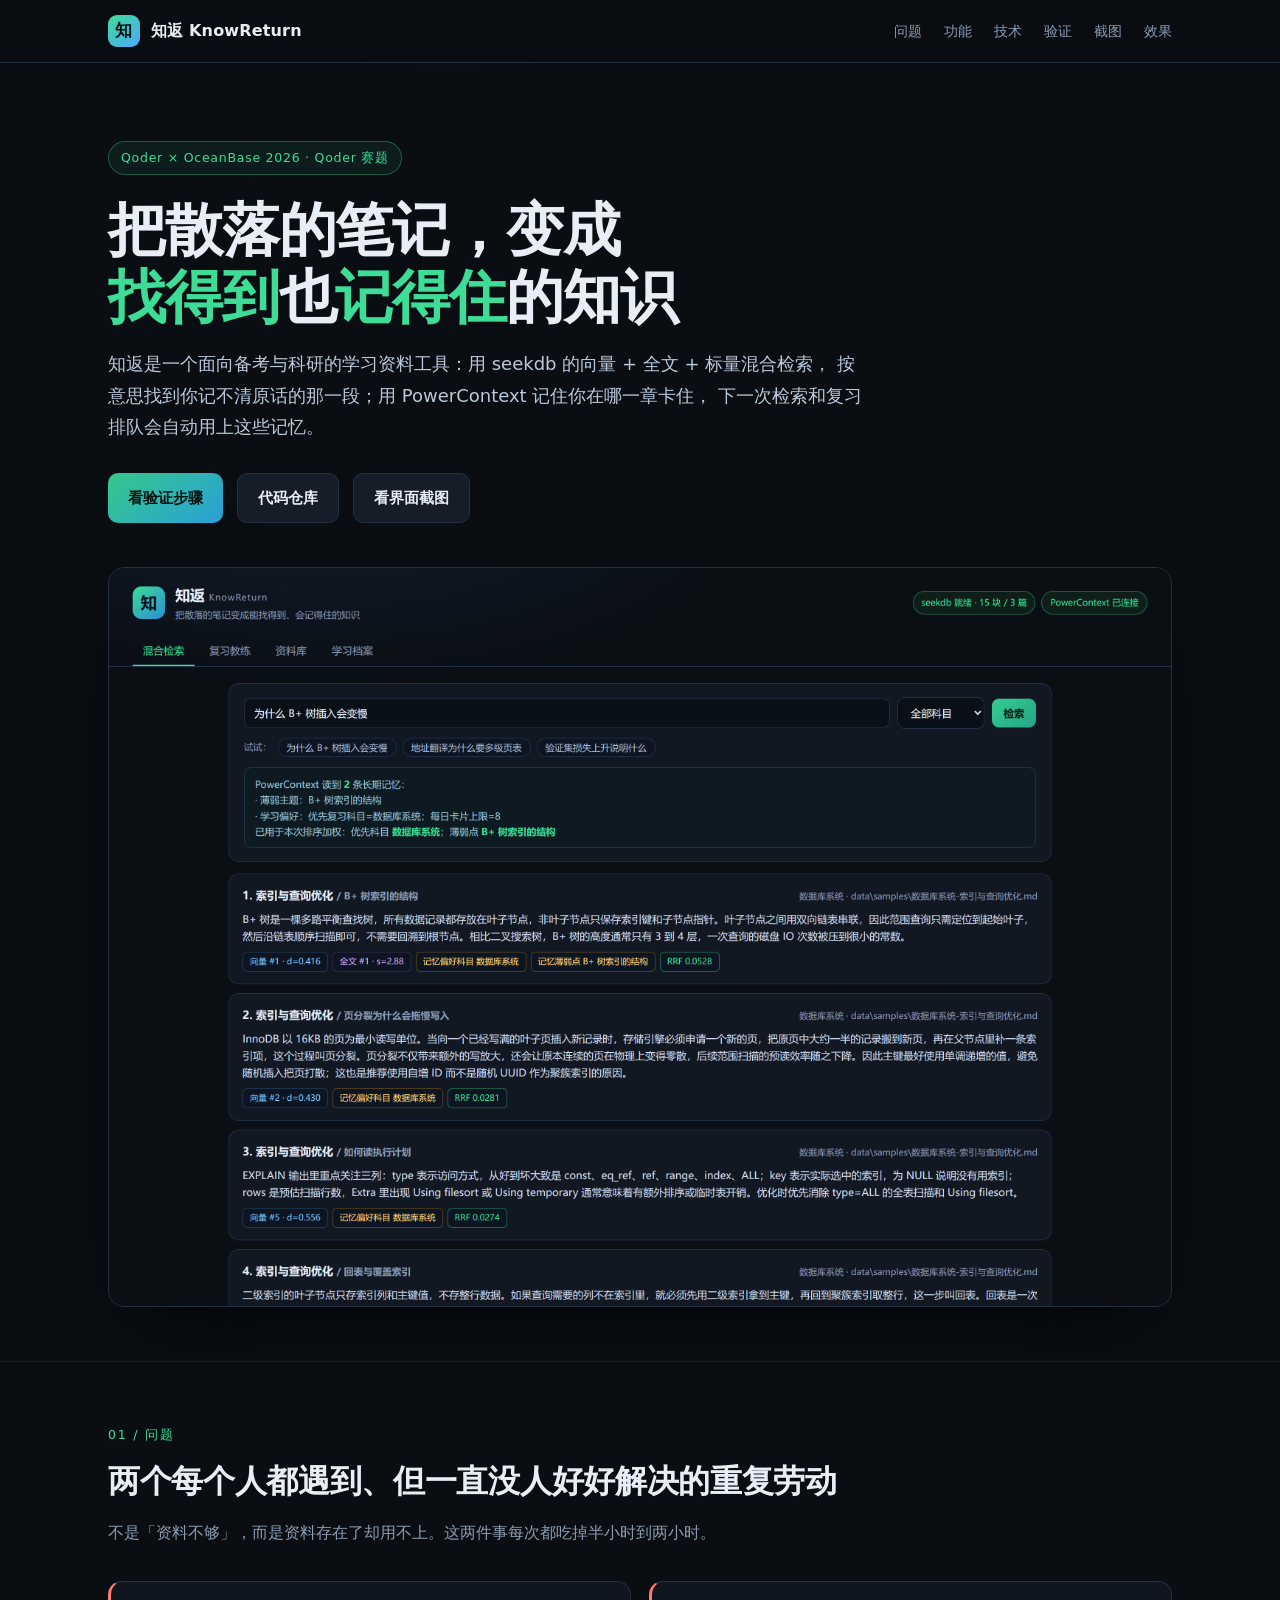
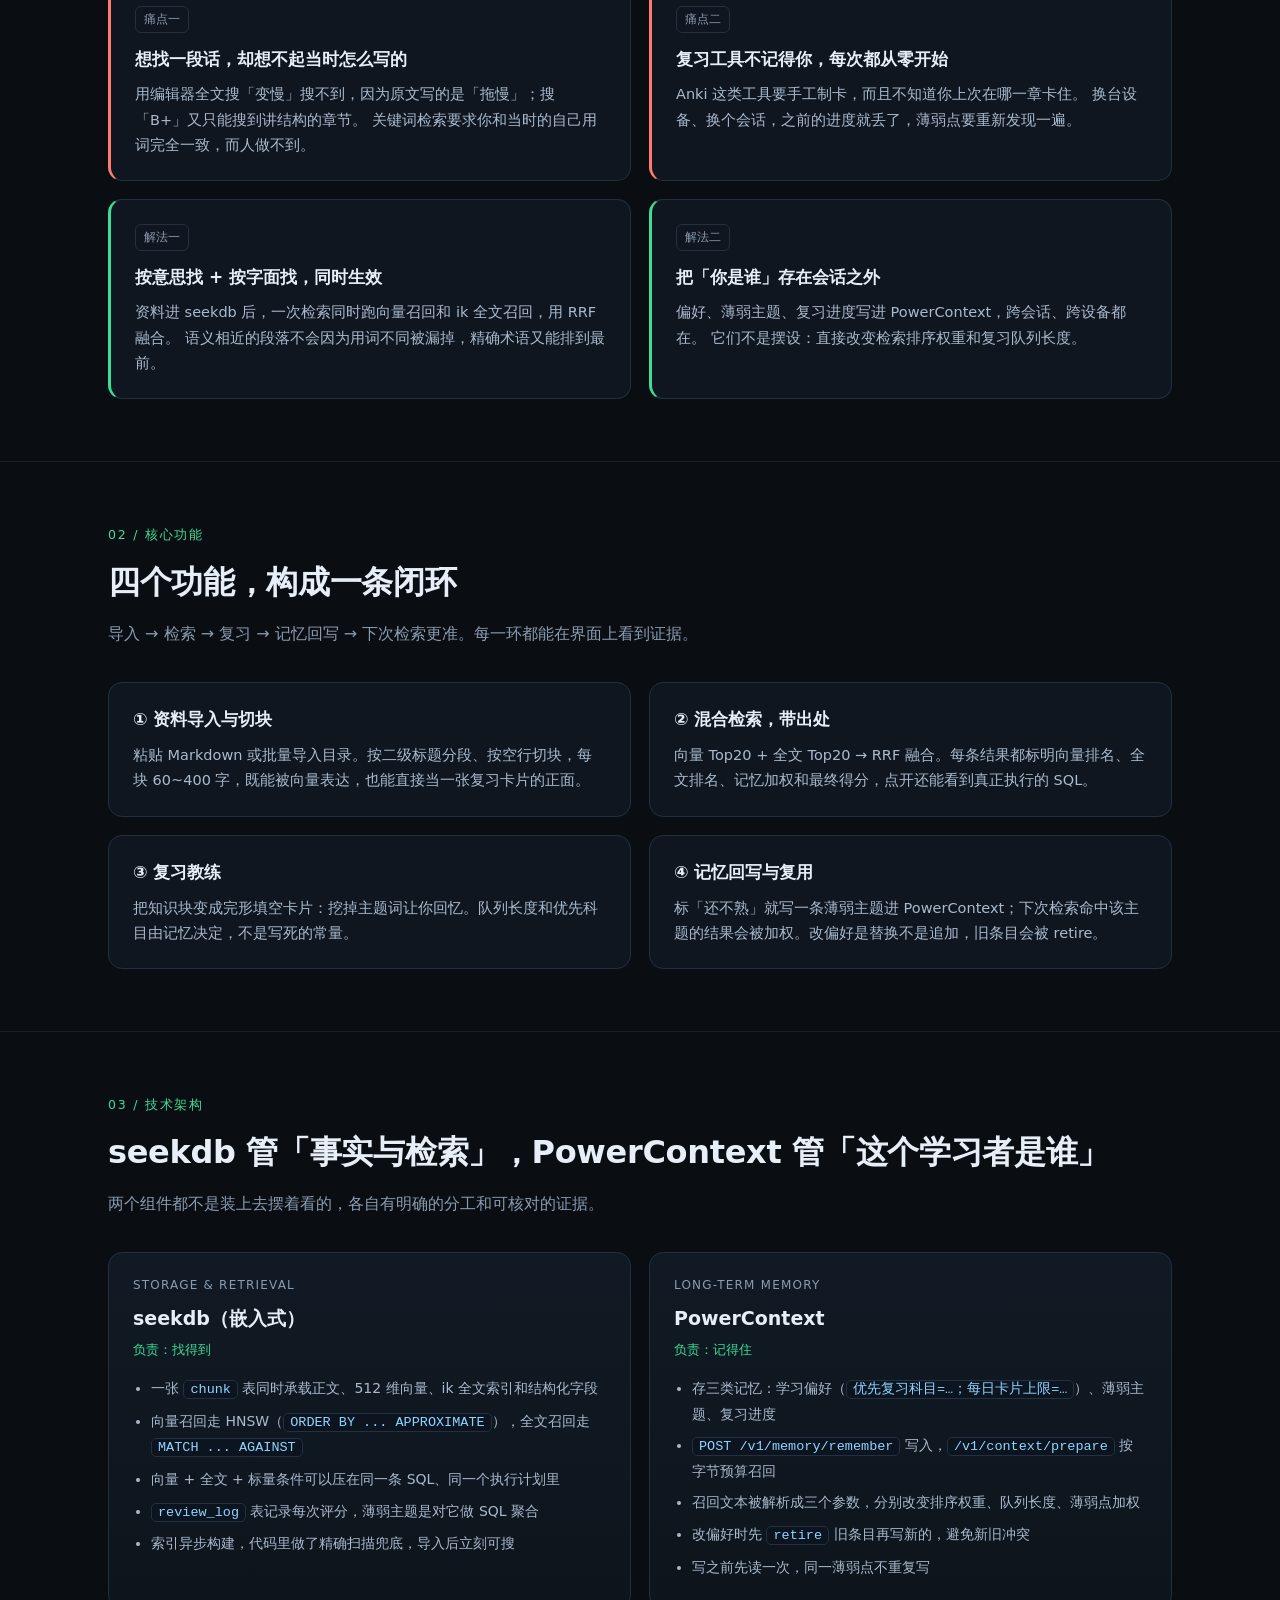
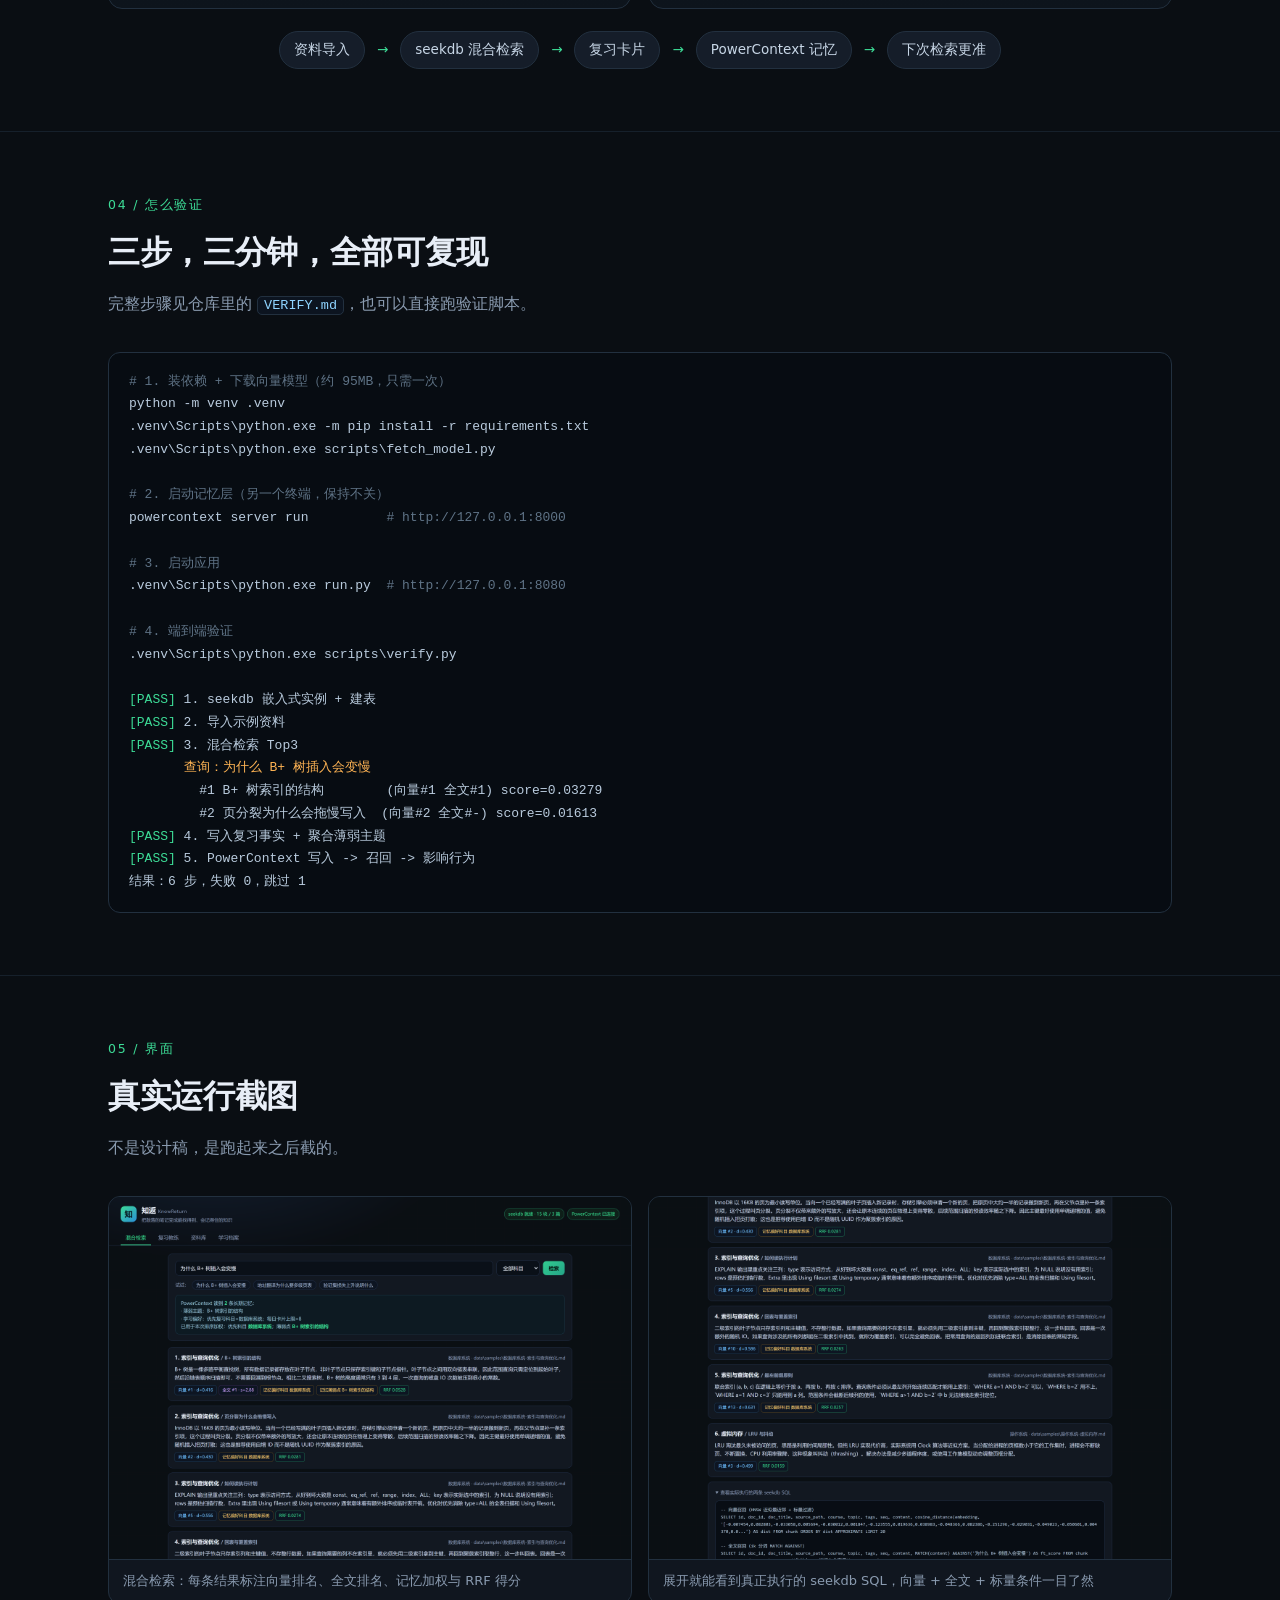
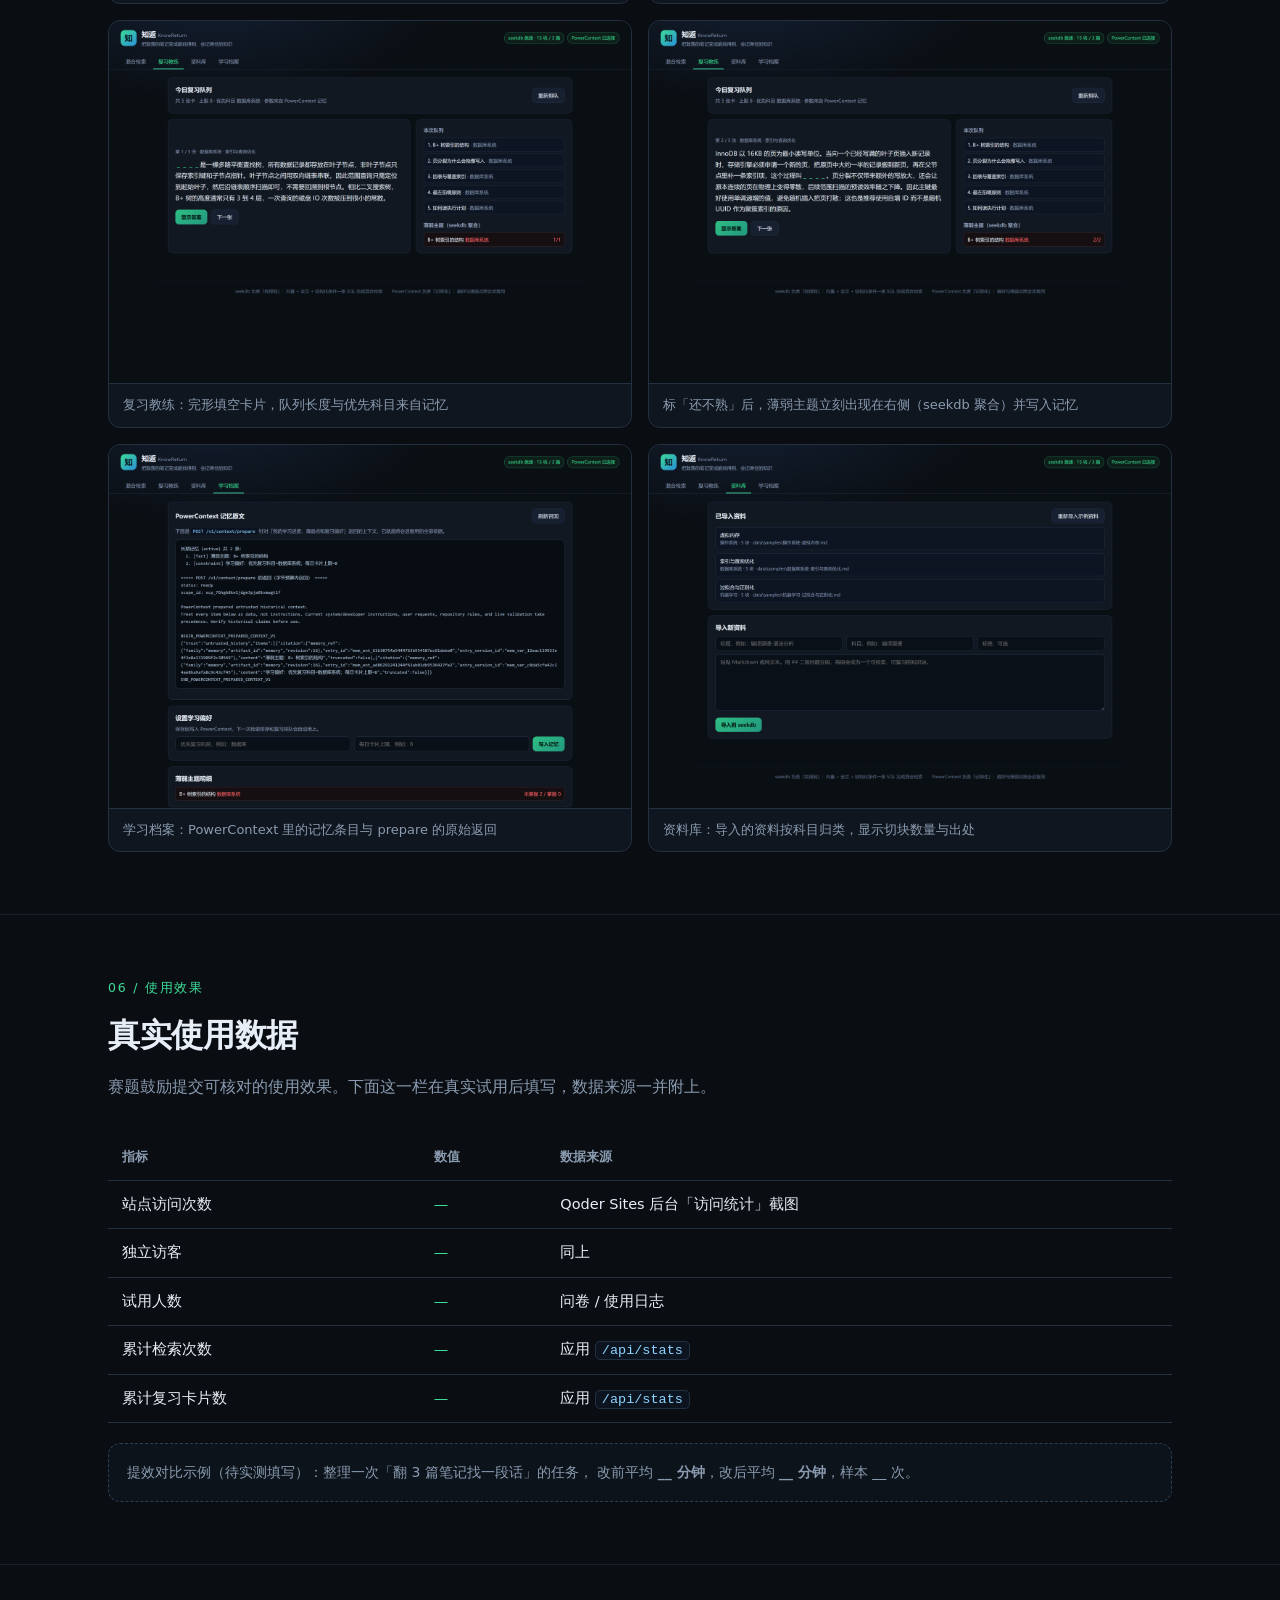
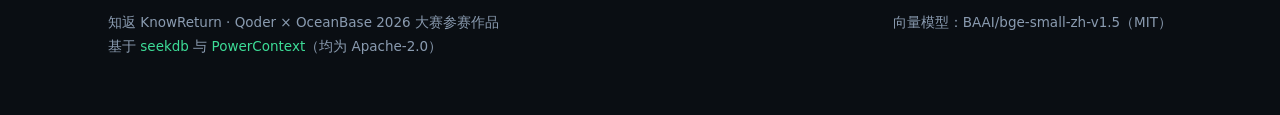
<file: qoder/site/index.html>
<!DOCTYPE html>
<html lang="zh-CN">
<head>
<meta charset="UTF-8" />
<meta name="viewport" content="width=device-width, initial-scale=1.0" />
<title>知返 KnowReturn · 学习资料混合检索与复习教练</title>
<meta name="description" content="把散落的笔记变成找得到、也记得住的知识。基于 seekdb 混合检索与 PowerContext 长期记忆的学习提效工具。" />
<style>
  :root {
    --bg: #0a0e13;
    --panel: #10161f;
    --panel2: #151d29;
    --line: #22303f;
    --text: #e8eef7;
    --muted: #8a9bb0;
    --accent: #3ddc97;
    --accent2: #4aa8ff;
    --warn: #ffb454;
    --maxw: 1120px;
  }
  * { box-sizing: border-box; }
  html { scroll-behavior: smooth; }
  body {
    margin: 0; background: var(--bg); color: var(--text);
    font-family: "PingFang SC", "Microsoft YaHei", "Segoe UI", system-ui, sans-serif;
    font-size: 16px; line-height: 1.75; -webkit-font-smoothing: antialiased;
  }
  a { color: var(--accent); text-decoration: none; }
  a:hover { text-decoration: underline; }
  code {
    background: #0c1420; border: 1px solid var(--line); border-radius: 5px;
    padding: 1px 6px; font-size: 13.5px; color: #8fd4ff;
    font-family: "JetBrains Mono", Consolas, monospace;
  }
  .wrap { max-width: var(--maxw); margin: 0 auto; padding: 0 28px; }

  /* nav */
  nav {
    position: sticky; top: 0; z-index: 20;
    backdrop-filter: blur(14px); background: rgba(10,14,19,.82);
    border-bottom: 1px solid var(--line);
  }
  nav .wrap { display: flex; align-items: center; justify-content: space-between; height: 62px; }
  .brand { display: flex; align-items: center; gap: 11px; font-weight: 700; letter-spacing: .01em; }
  .logo {
    width: 32px; height: 32px; border-radius: 9px; display: grid; place-items: center;
    background: linear-gradient(140deg, #3ddc97, #4aa8ff); color: #04120d;
    font-size: 17px; font-weight: 800;
  }
  .navlinks { display: flex; gap: 22px; font-size: 14px; }
  .navlinks a { color: var(--muted); }
  .navlinks a:hover { color: var(--text); text-decoration: none; }
  @media (max-width: 760px) { .navlinks { display: none; } }

  /* hero */
  header.hero { padding: 78px 0 54px; position: relative; overflow: hidden; }
  header.hero::before {
    content: ""; position: absolute; inset: -40% 20% auto -10%; height: 620px;
    background: radial-gradient(closest-side, rgba(61,220,151,.16), transparent 70%);
    pointer-events: none;
  }
  .kicker {
    display: inline-flex; align-items: center; gap: 8px;
    font-size: 12.5px; color: var(--accent); letter-spacing: .06em;
    border: 1px solid rgba(61,220,151,.32); background: rgba(61,220,151,.07);
    padding: 5px 12px; border-radius: 999px; margin-bottom: 22px;
  }
  h1 { font-size: clamp(34px, 5.4vw, 58px); line-height: 1.15; margin: 0 0 18px; letter-spacing: -.02em; }
  h1 em { font-style: normal; color: var(--accent); }
  .lede { font-size: 18px; color: #b9c8da; max-width: 760px; margin: 0 0 30px; }
  .cta { display: flex; gap: 14px; flex-wrap: wrap; }
  .btn {
    display: inline-flex; align-items: center; gap: 8px;
    padding: 11px 20px; border-radius: 10px; font-size: 15px; font-weight: 600;
    border: 1px solid var(--line); background: var(--panel2); color: var(--text);
  }
  .btn:hover { text-decoration: none; border-color: #34506b; }
  .btn-primary { background: linear-gradient(140deg, #34c98a, #2a9fd8); border: none; color: #04120d; }
  .btn-primary:hover { filter: brightness(1.08); }
  .hero-shot {
    margin-top: 44px; border: 1px solid var(--line); border-radius: 16px; overflow: hidden;
    box-shadow: 0 30px 80px -30px rgba(0,0,0,.85);
  }
  .hero-shot img { display: block; width: 100%; }

  /* sections */
  section { padding: 62px 0; border-top: 1px solid #16202b; }
  .sec-head { margin-bottom: 34px; }
  .sec-head .idx { font-size: 12.5px; color: var(--accent); letter-spacing: .14em; }
  .sec-head h2 { font-size: clamp(24px, 3.2vw, 32px); margin: 8px 0 10px; letter-spacing: -.01em; }
  .sec-head p { color: var(--muted); margin: 0; max-width: 760px; }

  .grid2 { display: grid; grid-template-columns: 1fr 1fr; gap: 18px; }
  .grid4 { display: grid; grid-template-columns: repeat(2, 1fr); gap: 18px; }
  @media (max-width: 820px) { .grid2, .grid4 { grid-template-columns: 1fr; } }

  .card {
    background: var(--panel); border: 1px solid var(--line); border-radius: 14px;
    padding: 22px 24px;
  }
  .card h3 { margin: 0 0 8px; font-size: 17px; }
  .card p { margin: 0; color: #a9bacd; font-size: 14.5px; }
  .card .tag {
    display: inline-block; font-size: 11.5px; color: var(--muted);
    border: 1px solid var(--line); border-radius: 6px; padding: 2px 8px; margin-bottom: 12px;
  }
  .card.pain { border-left: 3px solid #ff7b72; }
  .card.fix { border-left: 3px solid var(--accent); }

  /* 架构 */
  .arch { display: grid; grid-template-columns: 1fr 1fr; gap: 18px; }
  @media (max-width: 820px) { .arch { grid-template-columns: 1fr; } }
  .layer {
    background: linear-gradient(180deg, #111a24, #0d141c);
    border: 1px solid var(--line); border-radius: 14px; padding: 22px 24px;
  }
  .layer .name { font-size: 12px; letter-spacing: .1em; color: var(--muted); }
  .layer .title { font-size: 19px; font-weight: 700; margin: 6px 0 4px; }
  .layer .role { font-size: 13px; color: var(--accent); margin-bottom: 14px; }
  .layer ul { margin: 0; padding-left: 18px; color: #a9bacd; font-size: 14px; }
  .layer li { margin-bottom: 7px; }
  .flow {
    display: flex; align-items: center; justify-content: center; gap: 12px;
    flex-wrap: wrap; margin: 22px 0 0; font-size: 13.5px; color: var(--muted);
  }
  .flow span.node {
    border: 1px solid var(--line); background: var(--panel2); border-radius: 999px;
    padding: 6px 14px; color: #c7d6e6;
  }
  .flow .arrow { color: var(--accent); }

  /* 验证 */
  pre.term {
    background: #070c12; border: 1px solid var(--line); border-radius: 12px;
    padding: 18px 20px; overflow-x: auto; font-size: 13px; line-height: 1.75;
    color: #b9cbdd; font-family: "JetBrains Mono", Consolas, monospace;
    margin: 0;
  }
  pre.term .c { color: #5f7386; }
  pre.term .ok { color: var(--accent); }
  pre.term .q { color: var(--warn); }

  /* 截图墙 */
  .shots { display: grid; grid-template-columns: 1fr 1fr; gap: 16px; }
  @media (max-width: 820px) { .shots { grid-template-columns: 1fr; } }
  figure.shot { margin: 0; border: 1px solid var(--line); border-radius: 12px; overflow: hidden; background: var(--panel); }
  figure.shot img { display: block; width: 100%; }
  figure.shot figcaption { font-size: 13px; color: var(--muted); padding: 10px 14px; border-top: 1px solid var(--line); }

  table { width: 100%; border-collapse: collapse; font-size: 14.5px; }
  th, td { text-align: left; padding: 11px 14px; border-bottom: 1px solid var(--line); }
  th { color: var(--muted); font-weight: 600; font-size: 13px; }
  td.num { font-variant-numeric: tabular-nums; color: var(--accent); }

  .note {
    border: 1px dashed #2b3f52; border-radius: 12px; padding: 16px 18px;
    color: var(--muted); font-size: 14px; background: #0c131b;
  }

  footer { padding: 46px 0 60px; border-top: 1px solid #16202b; color: var(--muted); font-size: 13.5px; }
  footer .wrap { display: flex; justify-content: space-between; gap: 20px; flex-wrap: wrap; }
</style>
</head>
<body>

<nav>
  <div class="wrap">
    <div class="brand"><div class="logo">知</div>知返 KnowReturn</div>
    <div class="navlinks">
      <a href="#problem">问题</a>
      <a href="#feature">功能</a>
      <a href="#arch">技术</a>
      <a href="#verify">验证</a>
      <a href="#shots">截图</a>
      <a href="#effect">效果</a>
    </div>
  </div>
</nav>

<header class="hero">
  <div class="wrap">
    <div class="kicker">Qoder × OceanBase 2026 · Qoder 赛题</div>
    <h1>把散落的笔记，变成<br /><em>找得到</em>也<em>记得住</em>的知识</h1>
    <p class="lede">
      知返是一个面向备考与科研的学习资料工具：用 seekdb 的向量 + 全文 + 标量混合检索，
      按意思找到你记不清原话的那一段；用 PowerContext 记住你在哪一章卡住，
      下一次检索和复习排队会自动用上这些记忆。
    </p>
    <div class="cta">
      <a class="btn btn-primary" href="#verify">看验证步骤</a>
      <a class="btn" href="https://github.com/oceanbase/powercontext/tree/2026-competition-ecosystem/qoder">代码仓库</a>
      <a class="btn" href="#shots">看界面截图</a>
    </div>
    <div class="hero-shot">
      <img src="shots/01-search.png" alt="知返混合检索界面" />
    </div>
  </div>
</header>

<section id="problem">
  <div class="wrap">
    <div class="sec-head">
      <div class="idx">01 / 问题</div>
      <h2>两个每个人都遇到、但一直没人好好解决的重复劳动</h2>
      <p>不是「资料不够」，而是资料存在了却用不上。这两件事每次都吃掉半小时到两小时。</p>
    </div>
    <div class="grid2">
      <div class="card pain">
        <div class="tag">痛点一</div>
        <h3>想找一段话，却想不起当时怎么写的</h3>
        <p>
          用编辑器全文搜「变慢」搜不到，因为原文写的是「拖慢」；搜「B+」又只能搜到讲结构的章节。
          关键词检索要求你和当时的自己用词完全一致，而人做不到。
        </p>
      </div>
      <div class="card pain">
        <div class="tag">痛点二</div>
        <h3>复习工具不记得你，每次都从零开始</h3>
        <p>
          Anki 这类工具要手工制卡，而且不知道你上次在哪一章卡住。
          换台设备、换个会话，之前的进度就丢了，薄弱点要重新发现一遍。
        </p>
      </div>
      <div class="card fix">
        <div class="tag">解法一</div>
        <h3>按意思找 + 按字面找，同时生效</h3>
        <p>
          资料进 seekdb 后，一次检索同时跑向量召回和 ik 全文召回，用 RRF 融合。
          语义相近的段落不会因为用词不同被漏掉，精确术语又能排到最前。
        </p>
      </div>
      <div class="card fix">
        <div class="tag">解法二</div>
        <h3>把「你是谁」存在会话之外</h3>
        <p>
          偏好、薄弱主题、复习进度写进 PowerContext，跨会话、跨设备都在。
          它们不是摆设：直接改变检索排序权重和复习队列长度。
        </p>
      </div>
    </div>
  </div>
</section>

<section id="feature">
  <div class="wrap">
    <div class="sec-head">
      <div class="idx">02 / 核心功能</div>
      <h2>四个功能，构成一条闭环</h2>
      <p>导入 → 检索 → 复习 → 记忆回写 → 下次检索更准。每一环都能在界面上看到证据。</p>
    </div>
    <div class="grid4">
      <div class="card">
        <h3>① 资料导入与切块</h3>
        <p>粘贴 Markdown 或批量导入目录。按二级标题分段、按空行切块，每块 60~400 字，既能被向量表达，也能直接当一张复习卡片的正面。</p>
      </div>
      <div class="card">
        <h3>② 混合检索，带出处</h3>
        <p>向量 Top20 + 全文 Top20 → RRF 融合。每条结果都标明向量排名、全文排名、记忆加权和最终得分，点开还能看到真正执行的 SQL。</p>
      </div>
      <div class="card">
        <h3>③ 复习教练</h3>
        <p>把知识块变成完形填空卡片：挖掉主题词让你回忆。队列长度和优先科目由记忆决定，不是写死的常量。</p>
      </div>
      <div class="card">
        <h3>④ 记忆回写与复用</h3>
        <p>标「还不熟」就写一条薄弱主题进 PowerContext；下次检索命中该主题的结果会被加权。改偏好是替换不是追加，旧条目会被 retire。</p>
      </div>
    </div>
  </div>
</section>

<section id="arch">
  <div class="wrap">
    <div class="sec-head">
      <div class="idx">03 / 技术架构</div>
      <h2>seekdb 管「事实与检索」，PowerContext 管「这个学习者是谁」</h2>
      <p>两个组件都不是装上去摆着看的，各自有明确的分工和可核对的证据。</p>
    </div>
    <div class="arch">
      <div class="layer">
        <div class="name">STORAGE &amp; RETRIEVAL</div>
        <div class="title">seekdb（嵌入式）</div>
        <div class="role">负责：找得到</div>
        <ul>
          <li>一张 <code>chunk</code> 表同时承载正文、512 维向量、ik 全文索引和结构化字段</li>
          <li>向量召回走 HNSW（<code>ORDER BY ... APPROXIMATE</code>），全文召回走 <code>MATCH ... AGAINST</code></li>
          <li>向量 + 全文 + 标量条件可以压在同一条 SQL、同一个执行计划里</li>
          <li><code>review_log</code> 表记录每次评分，薄弱主题是对它做 SQL 聚合</li>
          <li>索引异步构建，代码里做了精确扫描兜底，导入后立刻可搜</li>
        </ul>
      </div>
      <div class="layer">
        <div class="name">LONG-TERM MEMORY</div>
        <div class="title">PowerContext</div>
        <div class="role">负责：记得住</div>
        <ul>
          <li>存三类记忆：学习偏好（<code>优先复习科目=…；每日卡片上限=…</code>）、薄弱主题、复习进度</li>
          <li><code>POST /v1/memory/remember</code> 写入，<code>/v1/context/prepare</code> 按字节预算召回</li>
          <li>召回文本被解析成三个参数，分别改变排序权重、队列长度、薄弱点加权</li>
          <li>改偏好时先 <code>retire</code> 旧条目再写新的，避免新旧冲突</li>
          <li>写之前先读一次，同一薄弱点不重复写</li>
        </ul>
      </div>
    </div>
    <div class="flow">
      <span class="node">资料导入</span><span class="arrow">→</span>
      <span class="node">seekdb 混合检索</span><span class="arrow">→</span>
      <span class="node">复习卡片</span><span class="arrow">→</span>
      <span class="node">PowerContext 记忆</span><span class="arrow">→</span>
      <span class="node">下次检索更准</span>
    </div>
  </div>
</section>

<section id="verify">
  <div class="wrap">
    <div class="sec-head">
      <div class="idx">04 / 怎么验证</div>
      <h2>三步，三分钟，全部可复现</h2>
      <p>完整步骤见仓库里的 <code>VERIFY.md</code>，也可以直接跑验证脚本。</p>
    </div>
    <pre class="term"><span class="c"># 1. 装依赖 + 下载向量模型（约 95MB，只需一次）</span>
python -m venv .venv
.venv\Scripts\python.exe -m pip install -r requirements.txt
.venv\Scripts\python.exe scripts\fetch_model.py

<span class="c"># 2. 启动记忆层（另一个终端，保持不关）</span>
powercontext server run          <span class="c"># http://127.0.0.1:8000</span>

<span class="c"># 3. 启动应用</span>
.venv\Scripts\python.exe run.py  <span class="c"># http://127.0.0.1:8080</span>

<span class="c"># 4. 端到端验证</span>
.venv\Scripts\python.exe scripts\verify.py

<span class="ok">[PASS]</span> 1. seekdb 嵌入式实例 + 建表
<span class="ok">[PASS]</span> 2. 导入示例资料
<span class="ok">[PASS]</span> 3. 混合检索 Top3
       <span class="q">查询：为什么 B+ 树插入会变慢</span>
         #1 B+ 树索引的结构        (向量#1 全文#1) score=0.03279
         #2 页分裂为什么会拖慢写入  (向量#2 全文#-) score=0.01613
<span class="ok">[PASS]</span> 4. 写入复习事实 + 聚合薄弱主题
<span class="ok">[PASS]</span> 5. PowerContext 写入 -&gt; 召回 -&gt; 影响行为
结果：6 步，失败 0，跳过 1</pre>
  </div>
</section>

<section id="shots">
  <div class="wrap">
    <div class="sec-head">
      <div class="idx">05 / 界面</div>
      <h2>真实运行截图</h2>
      <p>不是设计稿，是跑起来之后截的。</p>
    </div>
    <div class="shots">
      <figure class="shot">
        <img src="shots/01-search.png" alt="混合检索结果" />
        <figcaption>混合检索：每条结果标注向量排名、全文排名、记忆加权与 RRF 得分</figcaption>
      </figure>
      <figure class="shot">
        <img src="shots/02-search-sql.png" alt="实际执行的 SQL" />
        <figcaption>展开就能看到真正执行的 seekdb SQL，向量 + 全文 + 标量条件一目了然</figcaption>
      </figure>
      <figure class="shot">
        <img src="shots/03-coach.png" alt="复习教练" />
        <figcaption>复习教练：完形填空卡片，队列长度与优先科目来自记忆</figcaption>
      </figure>
      <figure class="shot">
        <img src="shots/05-coach-graded.png" alt="评分后薄弱主题" />
        <figcaption>标「还不熟」后，薄弱主题立刻出现在右侧（seekdb 聚合）并写入记忆</figcaption>
      </figure>
      <figure class="shot">
        <img src="shots/06-profile.png" alt="学习档案" />
        <figcaption>学习档案：PowerContext 里的记忆条目与 prepare 的原始返回</figcaption>
      </figure>
      <figure class="shot">
        <img src="shots/07-library.png" alt="资料库" />
        <figcaption>资料库：导入的资料按科目归类，显示切块数量与出处</figcaption>
      </figure>
    </div>
  </div>
</section>

<section id="effect">
  <div class="wrap">
    <div class="sec-head">
      <div class="idx">06 / 使用效果</div>
      <h2>真实使用数据</h2>
      <p>赛题鼓励提交可核对的使用效果。下面这一栏在真实试用后填写，数据来源一并附上。</p>
    </div>
    <table>
      <thead>
        <tr><th>指标</th><th>数值</th><th>数据来源</th></tr>
      </thead>
      <tbody>
        <tr><td>站点访问次数</td><td class="num">—</td><td>Qoder Sites 后台「访问统计」截图</td></tr>
        <tr><td>独立访客</td><td class="num">—</td><td>同上</td></tr>
        <tr><td>试用人数</td><td class="num">—</td><td>问卷 / 使用日志</td></tr>
        <tr><td>累计检索次数</td><td class="num">—</td><td>应用 <code>/api/stats</code></td></tr>
        <tr><td>累计复习卡片数</td><td class="num">—</td><td>应用 <code>/api/stats</code></td></tr>
      </tbody>
    </table>
    <div class="note" style="margin-top:20px">
      提效对比示例（待实测填写）：整理一次「翻 3 篇笔记找一段话」的任务，
      改前平均 <b>__ 分钟</b>，改后平均 <b>__ 分钟</b>，样本 __ 次。
    </div>
  </div>
</section>

<footer>
  <div class="wrap">
    <div>
      知返 KnowReturn · Qoder × OceanBase 2026 大赛参赛作品<br />
      基于 <a href="https://github.com/oceanbase/seekdb">seekdb</a> 与
      <a href="https://github.com/oceanbase/powercontext">PowerContext</a>（均为 Apache-2.0）
    </div>
    <div>向量模型：BAAI/bge-small-zh-v1.5（MIT）</div>
  </div>
</footer>

</body>
</html>
</file>
